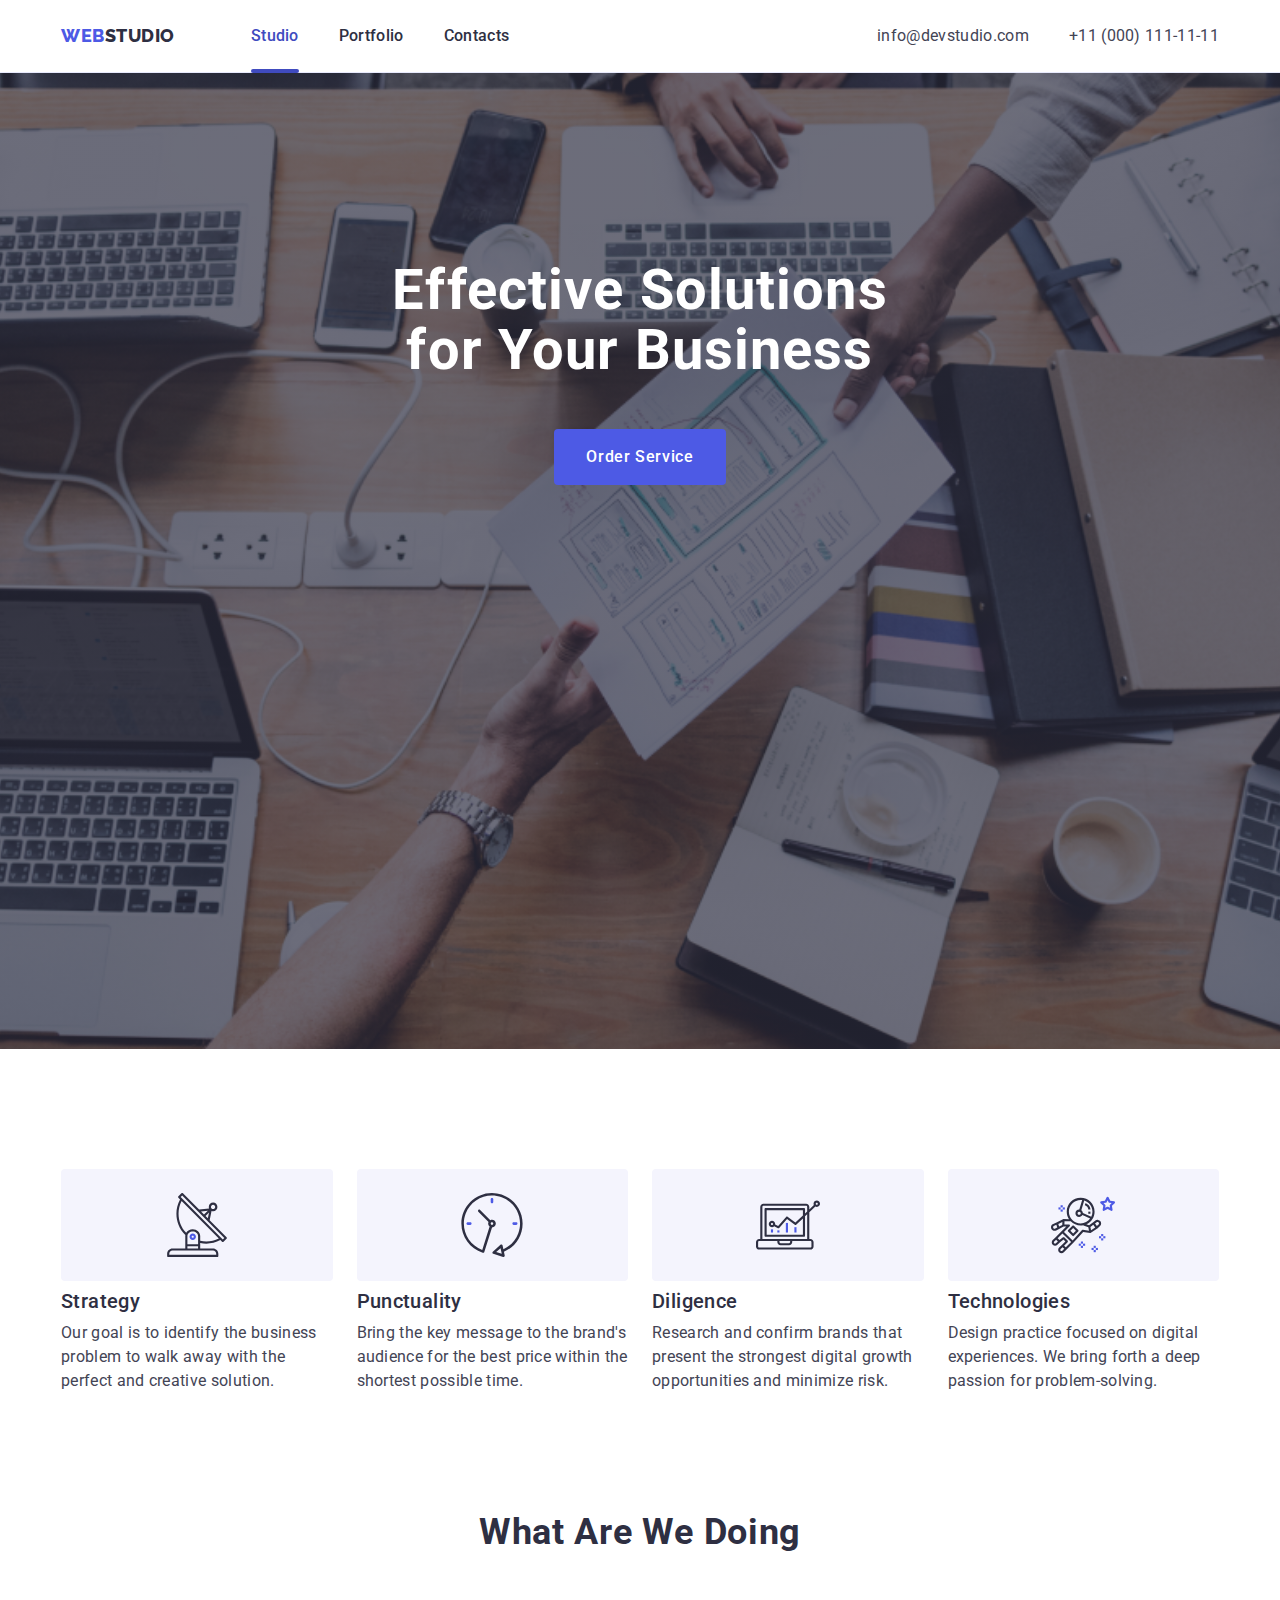
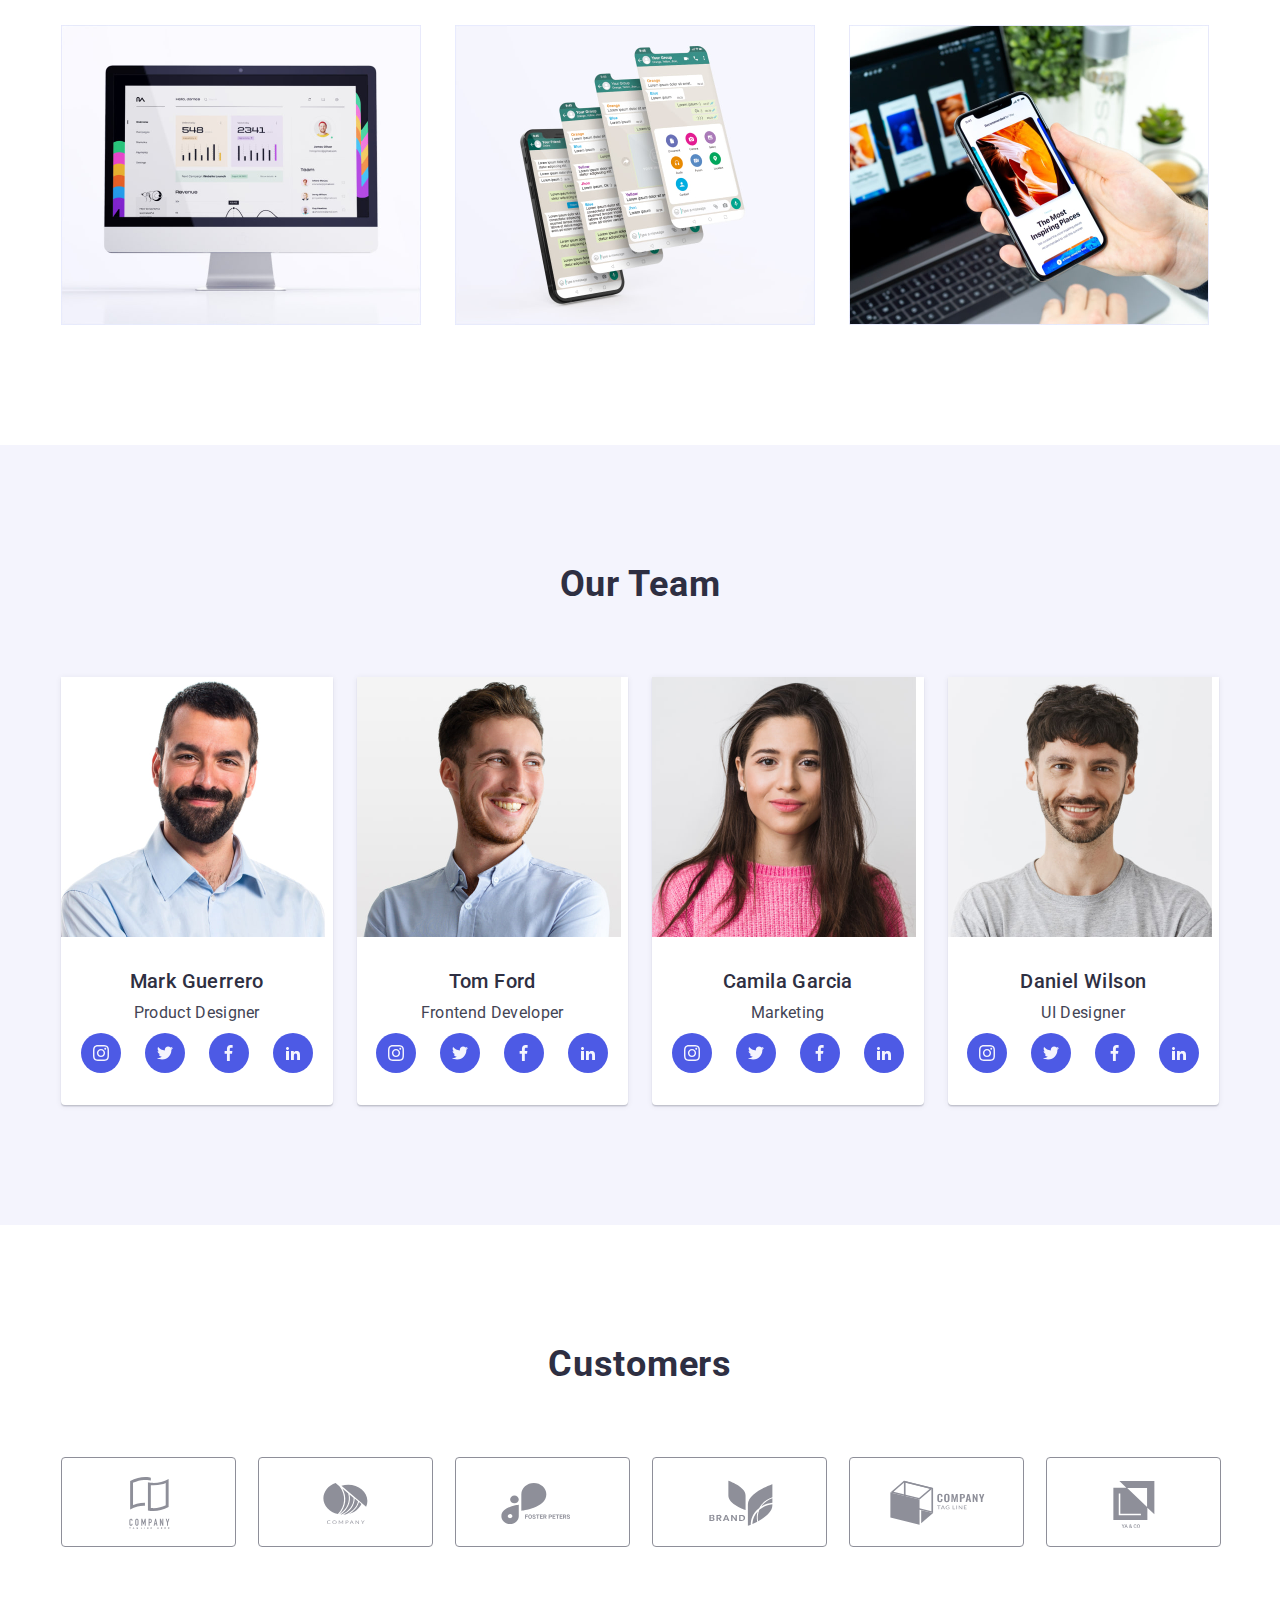
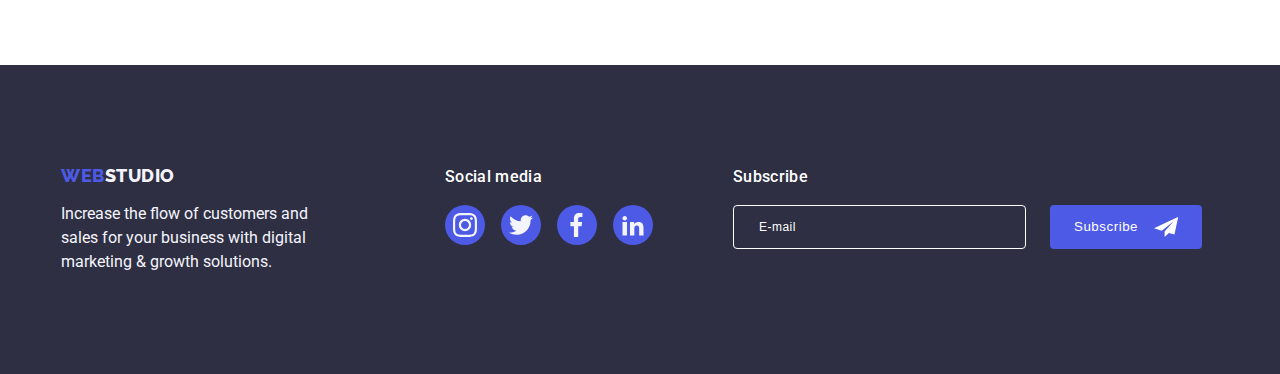
<file: index.html>
<!DOCTYPE html>
<html lang="en">

    <head>
        <meta charset="UTF-8">
        <meta http-equiv="X-UA-Compatible" content="IE=edge">
        <meta name="viewport" content="width=device-width, initial-scale=1.0">
        <title>WebStudio</title>

        <link rel="preconnect" href="https://fonts.googleapis.com">
        <link rel="preconnect" href="https://fonts.gstatic.com" crossorigin>
        <link href="https://fonts.googleapis.com/css2?family=Raleway:ital,wght@0,800;1,800&family=Roboto:ital,wght@0,400;0,500;0,700;0,900;1,400;1,500;1,700;1,900&display=swap" rel="stylesheet">

        <link rel="stylesheet" href="https://cdnjs.cloudflare.com/ajax/libs/modern-normalize/1.1.0/modern-normalize.min.css"
            integrity="sha512-wpPYUAdjBVSE4KJnH1VR1HeZfpl1ub8YT/NKx4PuQ5NmX2tKuGu6U/JRp5y+Y8XG2tV+wKQpNHVUX03MfMFn9Q=="
            crossorigin="anonymous" referrerpolicy="no-referrer" />
            <link rel="stylesheet" href="./css/style.css">
            
    </head>

    <body>
        
        <!--Header-->
        <header class="header">
                <div class="container-nav container">
                    <nav class="navigation">
                        <a href="./index.html" class="logo-header-link link">Web<span class="logo-header-blue">Studio</span></a>
                        <ul class="header-list">
                            <li><a href="./index.html" class="link-menu-current link">Studio</a></li>
                            <li><a href="./portfolio.html" class="link-menu link">Portfolio</a></li>
                            <li><a href="" class="link-menu link">Contacts</a></li>
                        </ul>
                    </nav>
                    <address class="contact-list">
                        <ul class="header-list">
                            <li><a href="mailto:info@devstudio.com" class="link-contact link">info@devstudio.com</a></li>
                            <li><a href="tel:+110001111111" class="link-contact link">+11 (000) 111-11-11</a></li>
                        </ul>
                    </address>
                </div>
        </header>
        <!--Main container-->
        <main>
            <!--Section 1-->
            <section class="section-mc">
                <div class="container">
                    <h1 class="section-header">Effective Solutions for Your Business</h1>
                    <button type="button" class="filter-btn" data-modal-open>Order Service</button>
                </div>
            </section>
            <!--Section 2-->
            <section class="section-md">
                <div class="container">
                    <h2 class="section-heading" hidden>Our strenghths</h2>
                    <ul class="section-md-list">
                        <li class="section-md-information">
                            <div class="icon-container">
                                <svg width="64" height="64">
                                    <use href="./images/iconer.svg#Group"></use>
                                </svg>
                            </div>
                                <h3 class="name">Strategy</h3>
                                <p class="specialization">Our goal is to identify the business
                                    problem to walk away with the perfect and creative solution.
                                </p>
                        </li>
                        
                        <li class="section-md-information">
                            <div class="icon-container">
                                <svg width="64" height="64">
                                    <use href="./images/iconer.svg#clock-1"></use>
                                </svg>
                            </div>
                            <h3 class="name">Punctuality</h3>
                            <p class="specialization">Bring the key message to the brand's audience
                                for the best price within the shortest possible time.
                            </p>
                        </li>

                        <li class="section-md-information">
                            <div class="icon-container">
                                <svg width="64" height="64">
                                    <use href="./images/iconer.svg#diagram-1"></use>
                                </svg>
                            </div>
                            <h3 class="name">Diligence</h3>
                            <p class="specialization">Research and confirm brands that present
                                the strongest digital growth opportunities and minimize risk.
                            </p>
                        </li>

                        <li class="section-md-information">
                            <div class="icon-container">
                                <svg width="64" height="64">
                                    <use href="./images/iconer.svg#astronaut-1"></use>
                                </svg>
                            </div>
                            <h3 class="name">Technologies</h3>
                            <p class="specialization">Design practice focused on digital experiences.
                                We bring forth a deep passion for problem-solving.
                            </p>
                        </li>
                    </ul>
                </div>
            </section>

            <!--Section 3-->
            <section class="section-ma">
                <div class="container">
                    <h2 class="section-heading">What are we doing</h2>
                    <ul class="section-ma-list">
                        <li class="section-ma-photos"><img src="./images/Rhinon.jpg" alt="lms" width="360"></li>
                        <li class="section-ma-photos"><img src="./images/terrexm.jpg" alt="chats" width="360" ></li>
                        <li class="section-ma-photos"><img src="./images/terrexl.jpg" alt="article" width="360" ></li>
                    </ul>
                </div>
            </section>

            <!--section 4-->
            <section class="section-mr">
                <div class="container">
                    <h2 class="section-heading">Our Team</h2>
                    <ul class="section-list-mr">
                        <li class="rml"> 
                            <img src="./images/terrexk.jpg" alt="Teamcars1" width="264" class="photo">
                                <div class="name-spec">
                                        <h3 class="name">Mark Guerrero</h3>
                                        <p class="name-svj">Product Designer</p>
                                        <ul class="social-media-list">
                                            <li class="income-lak"><a href="#" class="search-fn">
                                            <svg width="16" height="16" class="bjf-vdbj">
                                            <use href="./images/icons.svg#instagram"></use></svg></a></li>

                                            <li class="income-lak"><a href="#" class="search-fn">
                                            <svg width="16" height="16" class="bjf-vdbj">
                                            <use href="./images/icons.svg#Vector-5"></use></svg></a></li>
                                                
                                            <li class="income-lak"><a href="#" class="search-fn">
                                            <svg width="16" height="16" class="bjf-vdbj">
                                            <use href="./images/icons.svg#Vector-6"></use></svg></a></li>

                                            <li class="income-lak"><a href="#" class="search-fn">
                                            <svg width="16" height="16" class="bjf-vdbj">
                                            <use href="./images/icons.svg#linkedin2"></use></svg></a></li>
                                        </ul>
                                </div>
                        </li>

                        <li class="rml">
                            <img src="./images/dinosaurt.jpg" alt="Teamcars2" width="264" class="photo">
                                <div class="name-spec">
                                    <h3 class="name">Tom Ford</h3>
                                    <p class="name-svj">Frontend Developer</p>
                                    <ul class="social-media-list">
                                        <li class="income-lak"><a href="#" class="search-fn">
                                        <svg width="16" height="16" class="bjf-vdbj">
                                        <use href="./images/icons.svg#instagram"></use></svg></a></li>

                                        <li class="income-lak"><a href="#" class="search-fn">
                                        <svg width="16" height="16" class="bjf-vdbj">
                                        <use href="./images/icons.svg#Vector-5"></use></svg></a></li>

                                        <li class="income-lak"><a href="#" class="search-fn">
                                        <svg width="16" height="16" class="bjf-vdbj">
                                        <use href="./images/icons.svg#Vector-6"></use></svg></a></li>

                                        <li class="income-lak"><a href="#" class="search-fn">
                                        <svg width="16" height="16" class="bjf-vdbj">
                                        <use href="./images/icons.svg#linkedin2"></use></svg></a></li>
                                    </ul>
                                </div>
                        </li>

                        <li class="rml">
                            <img src="./images/dinosaura.jpg" alt="Teamcars3" width="264" class="photo">
                            <div class="name-spec">
                                <h3 class="name">Camila Garcia</h3>
                                <p class="name-svj">Marketing</p>
                                <ul class="social-media-list">
                                    <li class="income-lak"><a href="#" class="search-fn">
                                    <svg width="16" height="16" class="bjf-vdbj">
                                    <use href="./images/icons.svg#instagram"></use></svg></a></li>

                                    <li class="income-lak"><a href="#" class="search-fn">
                                    <svg width="16" height="16" class="bjf-vdbj">
                                    <use href="./images/icons.svg#Vector-5"></use></svg></a></li>

                                    <li class="income-lak"><a href="#" class="search-fn">
                                    <svg width="16" height="16" class="bjf-vdbj">
                                    <use href="./images/icons.svg#Vector-6"></use></svg></a></li>

                                    <li class="income-lak"><a href="#" class="search-fn">
                                    <svg width="16" height="16" class="bjf-vdbj">
                                    <use href="./images/icons.svg#linkedin2"></use></svg></a></li>
                                </ul>
                            </div>
                        </li>

                        <li class="rml">
                            <img src="./images/dinosaurq.jpg" alt="Teamcars4" width="264" class="photo">
                            <div class="name-spec">
                                <h3 class="name">Daniel Wilson</h3>
                                <p class="name-svj">UI Designer</p>
                                <ul class="social-media-list">
                                    <li class="income-lak"><a href="#" class="search-fn">
                                    <svg width="16" height="16" class="bjf-vdbj">
                                    <use href="./images/icons.svg#instagram"></use></svg></a></li>

                                    <li class="income-lak"><a href="#" class="search-fn">
                                    <svg width="16" height="16" class="bjf-vdbj">
                                    <use href="./images/icons.svg#Vector-5"></use></svg></a></li>

                                    <li class="income-lak"><a href="#" class="search-fn">
                                    <svg width="16" height="16" class="bjf-vdbj">
                                    <use href="./images/icons.svg#Vector-6"></use></svg></a></li>

                                    <li class="income-lak"><a href="#" class="search-fn">
                                    <svg width="16" height="16" class="bjf-vdbj">
                                    <use href="./images/icons.svg#linkedin2"></use></svg></a></li>
                                </ul>
                            </div>
                        </li>
                    </ul>
                </div>
            </section>
            <!--Section-5-->
            <section class="customer-section">
                <div class="container">
                    <h2 class="section-heading">Customers</h2>
                    <ul class="customer-list">
                        <li class="customer-item"><a href="" class="customer-link"><svg width="104" height="56" class="customer-svg"><use href="./images/icon.svg#Logo-1"></use></svg></a></li>
                        <li class="customer-item"><a href="" class="customer-link"><svg width="104" height="56" class="customer-svg"><use href="./images/icon.svg#Logo-2"></use></svg></a></li>
                        <li class="customer-item"><a href="" class="customer-link"><svg width="104" height="56" class="customer-svg"><use href="./images/icon.svg#Logo-3"></use></svg></a></li>
                        <li class="customer-item"><a href="" class="customer-link"><svg width="104" height="56" class="customer-svg"><use href="./images/icon.svg#Logo-4"></use></svg></a></li>
                        <li class="customer-item"><a href="" class="customer-link"><svg width="104" height="56" class="customer-svg"><use href="./images/icon.svg#Logo-5"></use></svg></a></li>
                        <li class="customer-item"><a href="" class="customer-link"><svg width="104" height="56" class="customer-svg"><use href="./images/icon.svg#Logo"></use></svg></a></li>
                    </ul>
                    </div>
            </section>
        </main>
        <!--Footer-->
        <footer class="footer">
            <div class="container container-footer-wrapper">
                <div class="logo-and-paragraph">
                    <a href="./index.html" class="logo-link link">Web<span class="logo-text">Studio</span></a>
                    <p class="logo-information">Increase the flow of customers and sales for your business with digital marketing & growth solutions.</p>
                </div>
                <div class="social-media-container">
                    <p class="footer-text">Social media</p>
                    <ul class="social-list">
                        <li class="social-item"><a href="#" class="social-link"><svg width="24" height="24" class="icon"><use href="./images/icons.svg#instagram"></use></svg></a></li>
                        <li class="social-item"><a href="#" class="social-link"><svg width="24" height="24" class="icon"><use href="./images/icons.svg#Vector-5"></use></svg></a></li>
                        <li class="social-item"><a href="#" class="social-link"><svg width="24" height="24" class="icon"><use href="./images/icons.svg#Vector-6"></use></svg></a></li>
                        <li class="social-item"><a href="#" class="social-link"><svg width="24" height="24" class="icon"><use href="./images/icons.svg#linkedin2"></use></svg></a></li>
                    </ul>
                </div>
                <div class="subscribe-wrapper">
                    <p class="subscribe-text">Subscribe</p>
                    <form class="footer-form" name="footer-form">
                        <label class="subscribe-form-wrapper">
                            <input class="subscribe-form-input" name="email" type="email" placeholder="E-mail">
                        </label>
                        <button class="subscribe-form-btn" type="submit">Subscribe<svg class="form-icon" width="24" height="24"><use href="./images/icon.svg#icon-send"></use></svg></button>
                    </form>    
                </div>
            </div>
            
        </footer>
        <!-- Modal-container -->
        <div class="modal-container is-hidden" data-modal>
            <div class="modal-content">
                <button type="button" class="modal-close-button" data-modal-close>
                    <svg width="8" height="8" class="my-icon">
                        <use href="./images/icons.svg#Vector-10"></use>
                    </svg>
                </button>
                <p class="modal-text">Leave your contacts and we will call you back</p>
                <div class="name-lode">
                    <span class="modal-name">Name</span>
                    <label class="modal-label">
                        <input class="modal-input" name="Name" type="Name" >
                        <svg class="modal-svg" width="12" height="12">
                            <use href="./images/icons.svg#Vector-7"></use>
                        </svg>
                    </label>
                </div>
                <div class="name-lode">
                    <span class="modal-name">Phone</span>
                    <label class="modal-label">
                        <input class="modal-input" name="Phone" type="Phone">
                            <svg class="modal-svg" width="13" height="13">
                            <use href="./images/icons.svg#Vector-8"></use>
                        </svg>
                    </label>
                </div>
                <div class="name-lode">
                    <span class="modal-name">Email</span>
                    <label class="modal-label">
                        <input class="modal-input" name="Email" type="Email">
                        <svg class="modal-svg" width="15" height="12">
                            <use href="./images/icons.svg#Vector-9"></use>
                        </svg>
                    </label>
                </div>
                
                <div class="lode-texteria">
                    <span class="modal-name">Comment</span>
                    <label class="modal-label">
                        <textarea class="modal-input-comment" name="Text input" type="Text input"></textarea>
                    </label>
                    
                </div>
                <div class="name-lode-ret">
                    <p class="text-button">I accept the terms and conditions of the <span><a href="" class="privacy-policy">Privacy Policy</a></span></p>
                    <label class="check option">
                        <input class="check__input" type="checkbox">
                        <span class="check__box"></span>
                    
                    </label>
                </div>
                <button type="button" class="send-button">Send</button>
            </div>
        </div>
        <script src="./js/modal.js"></script>
    </body>
</html>
</file>
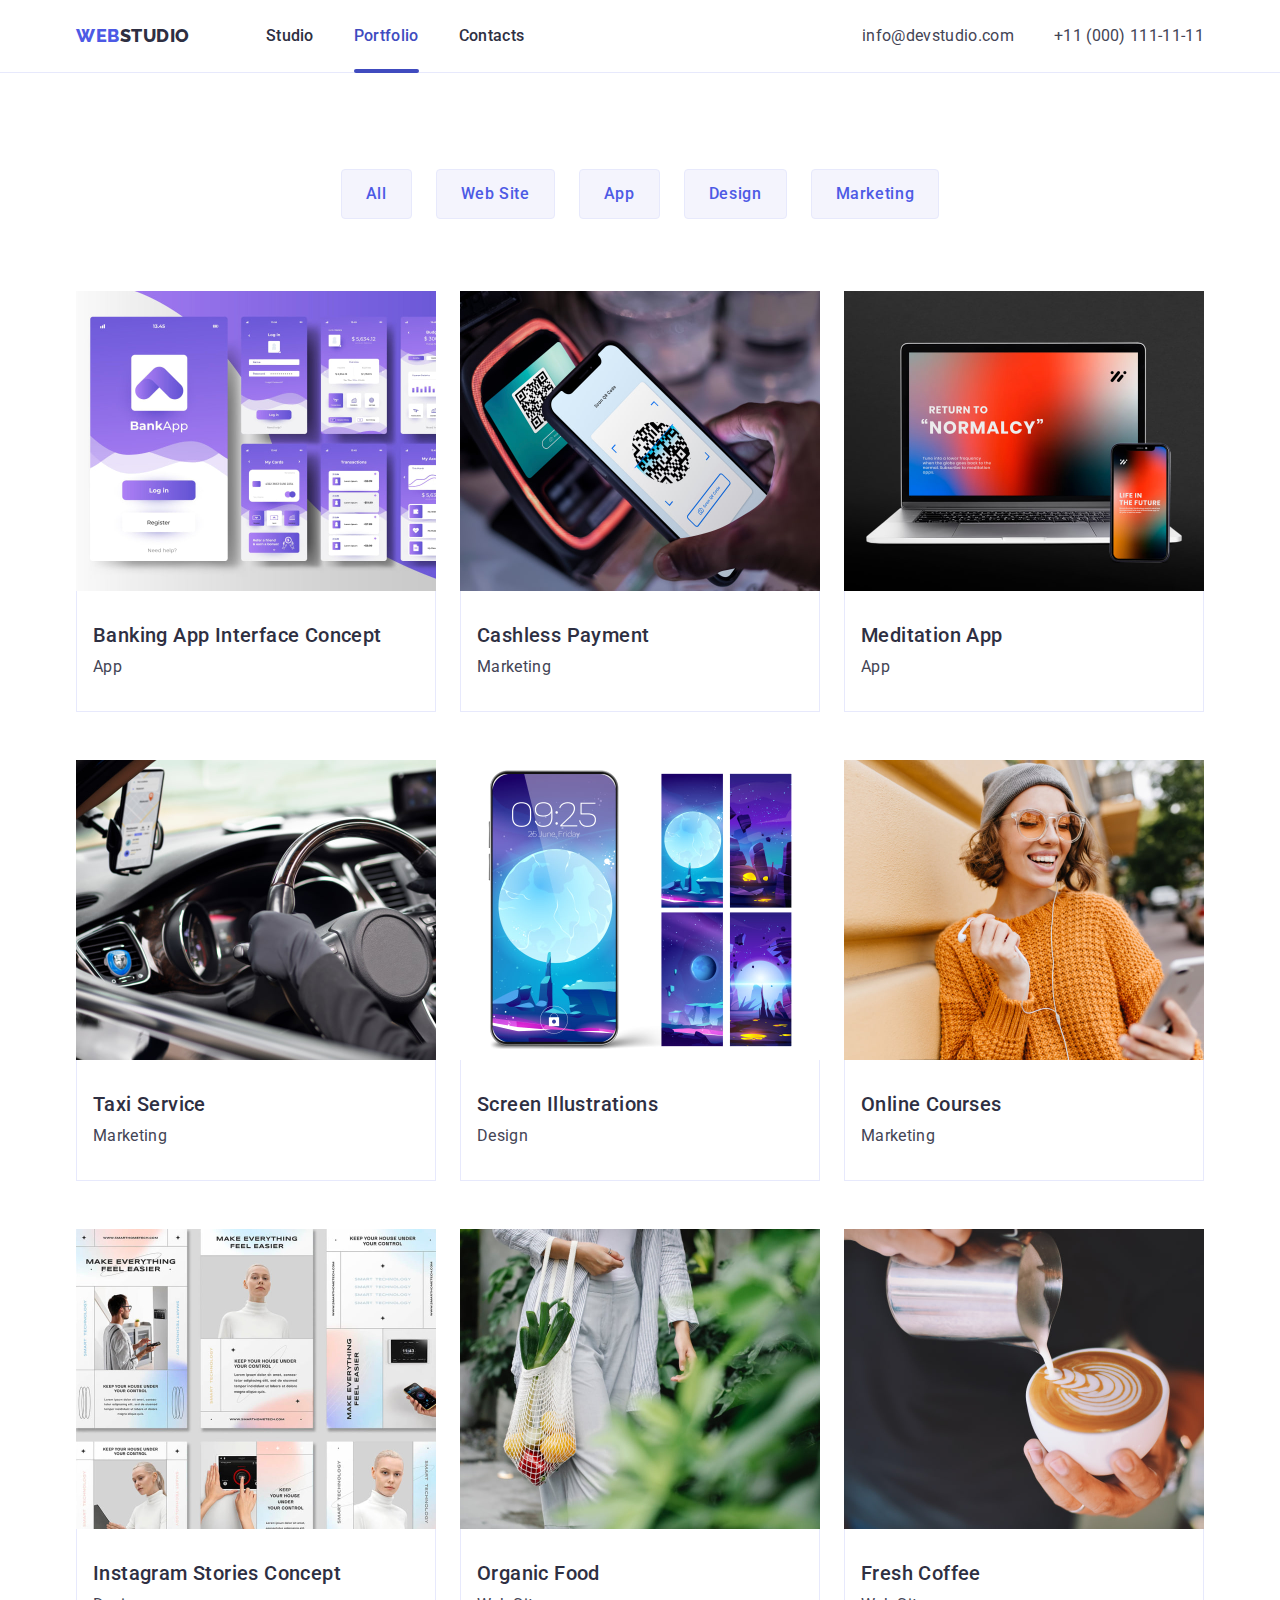
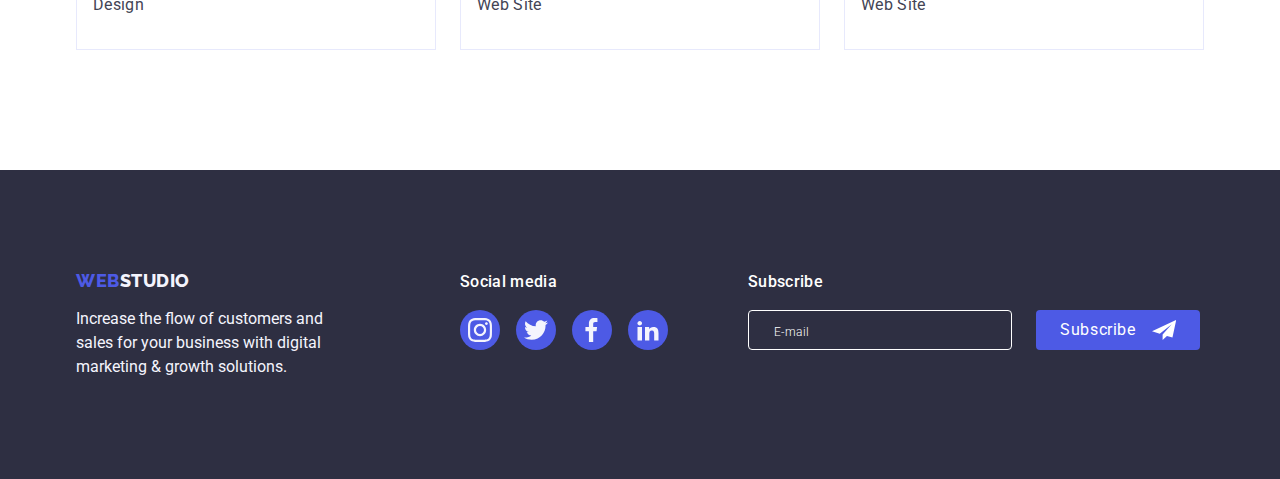
<file: portfolio.html>
<!DOCTYPE html>
<html lang="en">
    <head>
        <meta charset="UTF-8">
        <meta http-equiv="X-UA-Compatible" content="IE=edge">
        <meta name="viewport" content="width=device-width, initial-scale=1.0">
        <title>WebStudio</title>

        <link rel="preconnect" href="https://fonts.googleapis.com">
        <link rel="preconnect" href="https://fonts.gstatic.com" crossorigin>
        <link href="https://fonts.googleapis.com/css2?family=Raleway:ital,wght@0,800;1,800&family=Roboto:ital,wght@0,400;0,500;0,700;0,900;1,400;1,500;1,700;1,900&display=swap" rel="stylesheet">
        
        <link rel="stylesheet" href="https://cdnjs.cloudflare.com/ajax/libs/modern-normalize/1.1.0/modern-normalize.min.css"
            integrity="sha512-wpPYUAdjBVSE4KJnH1VR1HeZfpl1ub8YT/NKx4PuQ5NmX2tKuGu6U/JRp5y+Y8XG2tV+wKQpNHVUX03MfMFn9Q=="
            crossorigin="anonymous" referrerpolicy="no-referrer" />
            
        <link rel="stylesheet" href="https://cdn.jsdelivr.net/npm/modern-normalize@1.1.0/modern-normalize.min.css" />
        <link rel="stylesheet" href="./css/style.css">
        

    </head>
    <body> 
        <!--Header-->
        <header class="logo-header">
            
                <div class="container-nav container">
                    <nav class="navigation">
                        <a href="./index.html" class="logo-header-link link">Web<span class="logo-header-blue">Studio</span></a>
                        <ul class="header-list">
                            <li><a href="./index.html" class="link-menu link">Studio</a></li>
                            <li><a href="./portfolio.html" class="link-menu-current link">Portfolio</a></li>
                            <li><a href="" class="link-menu link">Contacts</a></li>
                        </ul>
                    </nav>
                    <address class="contact-list">
                        <ul class="header-list">
                            <li><a href="mailto:info@devstudio.com" class="link-contact link">info@devstudio.com</a></li>
                            <li><a href="tel:+110001111111" class="link-contact link">+11 (000) 111-11-11</a></li>
                        </ul>
                    </address>
                </div>
               
        </header>
        <main>
            <!--Section-->
            <section class="section-mt">
                <div class="container">
                    <!--FilterS-->
                    <h1 hidden>Filters</h1>
                    <ul class="section-mt-list">
                        <li><button class="filter-btn-active" type="button">All</button></li>
                        <li><button class="filter-btn-active" type="button">Web Site</button></li>
                        <li><button class="filter-btn-active" type="button">App</button></li>
                        <li><button class="filter-btn-active" type="button">Design</button></li>
                        <li><button class="filter-btn-active" type="button">Marketing</button></li>
                    </ul>
                    <ul class="section-mw-list">
                                <li class="app-item">
                                    <a href="" class="link-search">
                                        <div class="daser">
                                            <img src="./images/app.jpg" alt="Banking App Interface Concept" width="360" class="filters-list">
                                            <p class="tery">14 Stylish and User-Friendly App Design Concepts · 
                                                Task Manager App · Calorie Tracker App · Exotic Fruit Ecommerce App ·
                                                Cloud Storage App
                                            </p>
                                        </div>
                                        <div class="app-container">
                                            <h2 class="list-text">Banking App Interface Concept</h2>
                                            <p class="list-name">App</p>
                                        </div>
                                    </a>
                                </li>
                        
                        <li class="app-item">
                            <a href="" class="link-search">
                                <div class="daser">
                                    <img src="./images/orkod.jpg" alt="Cashless Payment" width="360" class="filters-list">
                                    <p class="tery">14 Stylish and User-Friendly App Design Concepts ·
                                        Task Manager App · Calorie Tracker App · Exotic Fruit Ecommerce App ·
                                        Cloud Storage App
                                    </p>
                                </div>
                               <div class="app-container">
                                    <h2 class="list-text">Cashless Payment</h2>
                                    <p class="list-name">Marketing</p>
                                </div>
                            </a>
                    
                        </li>
                
                        <li class="app-item">
                            <a href="" class="link-search">
                                <div class="daser">
                                    <img src="./images/site.jpg" alt="Meditation App" width="360" class="filters-list">
                                    <p class="tery">14 Stylish and User-Friendly App Design Concepts ·
                                        Task Manager App · Calorie Tracker App · Exotic Fruit Ecommerce App ·
                                        Cloud Storage App
                                    </p>
                                </div>
                                <div class="app-container">
                                    <h2 class="list-text">Meditation App</h2>
                                    <p class="list-name">App</p>
                                </div>
                            </a>
                        </li>
                    
                        <li class="app-item">
                            <a href="" class="link-search">
                                <div class="daser">
                                    <img src="./images/car.jpg" alt="Taxi Service" width="360" class="filters-list">
                                    <p class="tery">14 Stylish and User-Friendly App Design Concepts ·
                                        Task Manager App · Calorie Tracker App · Exotic Fruit Ecommerce App ·
                                        Cloud Storage App
                                    </p>
                                </div>
                                <div class="app-container">
                                    <h2 class="list-text">Taxi Service</h2>
                                    <p class="list-name">Marketing</p>
                                </div>    
                            </a>
                        </li>


                        <li class="app-item">
                            <a href="" class="link-search">
                                <div class="daser">
                                    <img src="./images/wallpaper.jpg" alt="Screen Illustrations" width="360" class="filters-list">
                                    <p class="tery">14 Stylish and User-Friendly App Design Concepts ·
                                        Task Manager App · Calorie Tracker App · Exotic Fruit Ecommerce App ·
                                        Cloud Storage App
                                    </p>
                                </div>
                                <div class="app-container">
                                    <h2 class="list-text">Screen Illustrations</h2>
                                    <p class="list-name">Design</p>
                                </div>
                            </a>
                        </li>


                        <li class="app-item">
                            <a href="" class="link-search">
                                <div class="daser">
                                    <img src="./images/music.jpg" alt="Online Courses" width="360" class="filters-list">
                                    <p class="tery">14 Stylish and User-Friendly App Design Concepts ·
                                        Task Manager App · Calorie Tracker App · Exotic Fruit Ecommerce App ·
                                        Cloud Storage App
                                    </p>
                                </div>
                                <div class="app-container">
                                    <h2 class="list-text">Online Courses</h2>
                                    <p class="list-name">Marketing</p>
                                </div>
                            </a>
                        </li>

                        <li class="app-item">
                            <a href="" class="link-search">
                                <div class="daser">
                                    <img src="./images/AiChat.jpg" alt="Instagram Stories Concept" width="360" class="filters-list">
                                    <p class="tery">14 Stylish and User-Friendly App Design Concepts ·
                                        Task Manager App · Calorie Tracker App · Exotic Fruit Ecommerce App ·
                                        Cloud Storage App
                                    </p>
                                </div>
                                <div class="app-container">
                                    <h2 class="list-text">Instagram Stories Concept</h2>
                                    <p class="list-name">Design</p>
                                </div>
                            </a>
                        </li>

                        <li class="app-item">
                            <a href="" class="link-search">
                                <div class="daser">
                                    <img src="./images/fruit.jpg" alt="Organic Food" width="360" class="filters-list">
                                    <p class="tery">14 Stylish and User-Friendly App Design Concepts ·
                                        Task Manager App · Calorie Tracker App · Exotic Fruit Ecommerce App ·
                                        Cloud Storage App
                                    </p>
                                </div>
                                <div class="app-container">
                                    <h2 class="list-text">Organic Food</h2>
                                    <p class="list-name">Web Site</p>
                                </div>
                    </a>
                        </li>

                        <li class="app-item">
                            <a href="" class="link-search">
                                <div class="daser">
                                    <img src="./images/coffe.jpg" alt="Fresh Coffee" width="360" class="filters-list">
                                    <p class="tery">14 Stylish and User-Friendly App Design Concepts ·
                                        Task Manager App · Calorie Tracker App · Exotic Fruit Ecommerce App ·
                                        Cloud Storage App
                                    </p>
                                </div>
                                <div class="app-container">
                                    <h2 class="list-text">Fresh Coffee</h2>
                                    <p class="list-name">Web Site</p>
                                </div>
                            </a>
                        </li>
                    </ul>
                </div>
            </section>

        </main>
        <!--Footer-->
        <footer class="footer">
            <div class="container container-footer-wrapper">
                <div class="logo-and-paragraph">
                    <a href="./index.html" class="logo-link link">Web<span class="logo-text">Studio</span></a>
                    <p class="logo-information">Increase the flow of customers and sales for your business with digital
                        marketing & growth solutions.</p>
                </div>
                <div class="social-media-container">
                    <p class="footer-text">Social media</p>
                    <ul class="social-list">
                        <li class="social-item"><a href="#" class="social-link"><svg width="24" height="24" class="icon">
                                    <use href="./images/icons.svg#instagram"></use>
                                </svg></a></li>
                        <li class="social-item"><a href="#" class="social-link"><svg width="24" height="24" class="icon">
                                    <use href="./images/icons.svg#Vector-5"></use>
                                </svg></a></li>
                        <li class="social-item"><a href="#" class="social-link"><svg width="24" height="24" class="icon">
                                    <use href="./images/icons.svg#Vector-6"></use>
                                </svg></a></li>
                        <li class="social-item"><a href="#" class="social-link"><svg width="24" height="24" class="icon">
                                    <use href="./images/icons.svg#linkedin2"></use>
                                </svg></a></li>
                    </ul>
                </div>
                <div class="subscribe-wrapper">
                    <p class="subscribe-text">Subscribe</p>
                    <form class="footer-form" name="footer-form">
                        <label class="subscribe-form-wrapper">
                            <input class="subscribe-form-input" name="email" type="email" placeholder="E-mail">
                        </label>
                        <button class="subscribe-form-btn" type="submit">Subscribe<svg class="form-icon" width="24" height="24">
                                <use href="./images/icon.svg#icon-send"></use>
                            </svg></button>
                    </form>
                </div>
            </div>
        
        </footer>

    </body>
</html>
</file>
<file: css/style.css>
:root {
    --main-bg-color: #FFFFFF;
    --main-pg-color: #4d5ae5;
    --main-vg-color: #2e2f42;
    --main-mg-color: #434455;
    --second-background-color: #404bbf;
    --main-ag-color: #F4F4FD;
    --main-qg-color:#8e8f99;
}

body {
    font-family: "Roboto", sans-serif;
    color: #434455;
    background-color: var(--main-bg-color);
}

 ul {
     padding-left: 0;
 }
* {
    margin: 0;
}
.list {
    list-style: none;
}

img {
    display: block;
}

/* WebStudio */

/* Header */

    .header {
        border-bottom: 1px solid #e7e9fc;
        box-shadow: 0px 2px 1px rgba(46, 47, 66, 0.08), 0px 1px 1px rgba(46, 47, 66, 0.16), 0px 1px 6px rgba(46, 47, 66, 0.08);
    
    }

    .container-nav{
        display: flex;
        align-items: center;
    }
    .container {
        
        width: 1158px;
        padding: 0 15px;
        margin: 0 auto;
       
    }

    
    
    .navigation {
        display: flex;
        align-items: center;
        margin-right: auto;
    }

    .logo-header-link{
        font-family: "Raleway", sans-serif;
        font-weight: 800;
        font-size: 18px;
        line-height: 1.17;
        letter-spacing: 0.03em;
        text-transform: uppercase;
        color: var(--main-pg-color);
        text-decoration: none; 
        margin-right: 76px;
    }

   
    .logo-header-blue{
        text-decoration: none;
        color: var(--main-vg-color);
        
    }

    .link-menu{
        font-weight: 500;
        font-size: 16px;
        line-height: 1.5;
        letter-spacing: 0.02em;
        color: var(--main-vg-color);
        text-decoration: none;
        padding-top: 24px;
        padding-bottom: 24px;
        display: block;
        position: relative;
        transition: color 250ms cubic-bezier(0.4, 0, 0.2, 1);
    }
    
    .link-menu-current{
        font-weight: 500;
        font-size: 16px;
        line-height: 1.5;
        letter-spacing: 0.02em;
        color: var(--main-vg-color);
        text-decoration: none;
        padding-top: 24px;
        padding-bottom: 24px;
        display: block;
        position: relative;
        color: #404bbf;
        transition: color 250ms cubic-bezier(0.4, 0, 0.2, 1);
    }

    .link-menu-current::after{
        content: '';
            position: absolute;
            left: 0;
            bottom: -1px;
            height: 4px;
            width: 100%;
            background-color: #404bbf;
            border-radius: 2px;
    }


        .link-menu::after {
            content: '';
            position: absolute;
            left: 0;
            bottom: -1px;
            height: 4px;
            background-color: #404bbf;
            border-radius: 2px;
        
        }

    .link-menu:hover,
    .link-menu:focus{
        color: var(--second-background-color);
    }

    .contact-list {
        font-style: normal;
        
    }
    
    .header-list {
        list-style: none;
        display: flex;
        gap: 40px;
    }

    .link-contact {
        color: var(--main-vg-color);
        text-decoration: none;
        line-height: 1.5;
        letter-spacing: 0.02em;
        color: var(--main-mg-color);
        transition: color 250ms cubic-bezier(0.4, 0, 0.2, 1);
    }
    
    .link-contact:hover,
    .link-contact:focus{
        color: var(--second-background-color);
    }
    

/* Section-1 */
    .section-mc {
        background-color: var(--main-vg-color);
        padding: 188px 0;
        height: 600px;
        margin: 0 auto;
        text-align: center;
        background-image: linear-gradient(rgba(46, 47, 66, 0.7),
        rgba(46, 47, 66, 0.7)), 
        url(../images/people-office\ 1.jpg);
        max-width: 1440px;
        background-repeat: no-repeat;
        background-position: center;
        background-size: cover;
    }

    .section-header{
        font-size: 56px;
        line-height: 1.07;
        text-align: center;
        letter-spacing: 0.02em;
        color: #FFFFFF;
        max-width: 496px;
        margin: 0 auto;
        margin-bottom: 48px;
    }

    .filter-btn:hover,
    .filter-btn:focus {
        background-color: var(--second-background-color);
        color: var(--main-bg-color);
    }

    .filter-btn{
        font-family: "Roboto", sans-serif;
        font-weight: 500;
        font-size: 16px;
        margin: 0 auto;
        line-height: 1.5;
        letter-spacing: 0.04em;
        background-color: #4D5AE5;
        color: #ffffff;
        min-width: 169px;       
        border: none;
        border-radius: 4px;
        cursor: pointer;
        display: block;
        transition: background-color 250ms cubic-bezier(0.4, 0, 0.2, 1);
        padding: 16px 32px;
        
    }

    
    
/* Section-2 */
    .section-md{
        padding: 120px 0;
    }

    .section-heading {
        font-size: 36px;
        line-height: 1.11;
        text-align: center;
        letter-spacing: 0.02em;
        text-transform: capitalize;
        color: var(--main-vg-color);
        margin-bottom: 72px;

    }

    .section-md-list{
        display: flex;
        gap: 24px;
        list-style: none;
    }

    .section-md-information{
        width: calc((100% - 72px) / 4);
    }

    .icon-container{
        display: flex;
        align-items: center;
        justify-content: center;
        height: 112px;
        background-color: #f4f4fd;
        border-radius: 4px;
        margin-bottom: 8px;
    }
/* Section-3 */
    .section-ma{
        padding-bottom: 120px;
    }

    .section-ma-list{
        list-style: none;
        display: flex;
        gap: 24px;
    }

    .section-ma-photos{
        width:calc((100% - 48px) / 3);
    }

/* Section-4 */
    .section-mr{
        background-color: var(--main-ag-color);
        padding: 120px 0;
    }

    .section-list-mr{
        list-style: none;
        display: flex;
            gap: 24px;
    }

    .rml{
        background-color: var(--main-bg-color);
        width: calc((100% - 72px) / 4);
        border-radius: 0px 0px 4px 4px;
        box-shadow: rgba(46, 47, 66, 0.08),
            0px 1px 1px rgba(46, 47, 66, 0.16),
            0px 2px 1px rgba(46, 47, 66, 0.08);
            box-shadow: 0px 1px 6px rgba(46, 47, 66, 0.08),
                0px 1px 1px rgba(46, 47, 66, 0.16),
                0px 2px 1px rgba(46, 47, 66, 0.08);
    }

    .social-media-list{
        display: flex;
        justify-content: center;
        gap: 24px;
    
    }

    .income-lak{
        list-style-type: none;
        width: 40px;
        height: 40px;
        
    }

    .search-fn{
        width: 100%;
        height: 100%;
        background-color: var(--main-pg-color);
        border-radius: 50%;
        display: flex;
        align-items: center;
        justify-content: center;
        transition: background-color 250ms cubic-bezier(0.4, 0, 0.2, 1);
    }

    .search-fn:is(:hover, :focus){
        background-color: #404bbf;
    }

    .bjf-vdbj{
        fill: #f4f4fd;
    }
    
    
    .name-spec{
        padding: 32px 16px;
        text-align: center;
        padding: 32px 0;
        
    }
    .name{
        font-weight: 500;
        font-size: 20px;
        line-height: 1.2;
        letter-spacing: 0.02em;
        color: var(--main-vg-color);
        margin-bottom: 8px;
    }

    .specialization{
        font-size: 16px;
        line-height: 1.5;
        letter-spacing: 0.02em; 
    }

    .name-svj{
        font-size: 16px;
            line-height: 1.5;
            letter-spacing: 0.02em;
            margin-bottom: 8px;
    }

    .name-list{
        display: flex;
        justify-content: center;
        gap: 24px;
    }

    /* Section-5 */

        .customer-section{
            padding-top: 120px;
            padding-bottom: 120px;
        }
        .section-customer-header{
            font-size: 36px;
            line-height: 1.1;
            color: var(--main-vg-color);
            margin-bottom: 72px;
        }
        .customer-list{
            display: flex;
            gap: 24px;
        }
        .customer-item{
            width: calc((100% - 120px) / 6);
            height: 88px;
            list-style-type: none;
            
        }
        .customer-link{
            width: 100%;
            height: 100%;
            border: 1px solid #8e8f99;
            border-radius: 4px;
            display: flex;
            align-items: center;
            justify-content: center;
            color: var(--main-qg-color);
            transition: border-color 250ms cubic-bezier(0.4, 0, 0.2, 1),
                color 250ms cubic-bezier(0.4, 0, 0.2, 1);
        }

        .customer-link:is(:hover, :focus){
            border-color: #404bbf;
            color: #404bbf;
        }

        .customer-svg{
            fill: currentColor;
        }

    .photo {
        background-color: #FFFFFF;
    }

/* Portfolio */
   
    .logo-header{
        border-bottom: 1px solid #e7e9fc;
    }

    .section-mt{
        padding: 96px 0 120px;
    }

    .section-mt-list{
        display: flex;
        justify-content: center;
        gap: 24px;
        margin-bottom: 72px;
        list-style: none;
    }

    .section-mw-list{
        display: flex;
        flex-wrap: wrap;
        column-gap: 24px;
        row-gap: 48px;
        list-style: none;
    

    }

    .section-mq-filters{
        width: calc((100% - 48px) / 3);
    }
    
    .filter-btn-active {
        font-family: "Roboto", sans-serif;
        font-weight: 500;
        font-size: 16px;
        line-height: 1.5;
        letter-spacing: 0.04em;
        background-color: var(--main-ag-color);
        color: var(--main-pg-color);
        cursor: pointer;
        padding: 12px 24px;
        border: 1px solid #e7e9fc;
        border-radius: 4px;
        transition:color 250ms cubic-bezier(0.4, 0, 0.2, 1),
            background-color 250ms cubic-bezier(0.4, 0, 0.2, 1),
            border-color 250ms cubic-bezier(0.4, 0, 0.2, 1),
            box-shadow 250ms cubic-bezier(0.4, 0, 0.2, 1);

    }

    .filter-btn-active:is(:hover, :focus) {
        color: #FFFFFF;
        background-color: var(--second-background-color, #404BBF);
        border: 1px solid transparent;
        box-shadow: 0px 3px 1px rgba(0, 0, 0, 0.1), 0px 2px 1px rgba(0, 0, 0, 0.08), 0px 2px 2px rgba(0, 0, 0, 0.12);
        
    }


    .app-item{
        width: calc((100% - 48px) / 3);
        
    }

    .link-search{
        display: block;
        text-decoration: none;
        transition: box-shadow 250ms cubic-bezier(0.4, 0, 0.2, 1);
    }
    .link-search:is(:hover, :focus){
        box-shadow: 0px 1px 6px rgba(46, 47, 66, 0.08), 0px 1px 1px rgba(46, 47, 66, 0.16), 0px 2px 1px rgba(46, 47, 66, 0.08);
    }

        .link-search:hover .tery,
        .link-search:focus .tery {
            transform: translateY(0%);
        }

    .daser{
        position: relative;
        overflow: hidden;
    }

    .tery{
        position: absolute;
        top: 0;
        font-size: 16px;
        line-height: 1.5;
        letter-spacing: 0.02em;
        color: var(--main-ag-color);
        padding: 40px 32px;
        background-color: #4d5ae5;
        height: 100%;
        width: 100%;
        transform: translateY(100%);
        transition: transform 250ms cubic-bezier(0.4, 0, 0.2, 1);
    }
    .filters-list{
        display: block;
    }

    .app-container{
        padding: 32px 16px;
        border: 1px solid #e7e9fc;
        border-top: none;
    }
    
/* Img-(1-9)-Portfolio */

    a.link {
        text-decoration: none;
    }
    
    .list-text{
        font-weight: 500;
        font-size: 20px;
        line-height: 1.2;
        letter-spacing: 0.02em;
        color: var(--main-vg-color);
        margin-bottom: 8px;
    }

    .list-name{
        font-size: 16px;
        line-height: 1.5;
        letter-spacing: 0.02em;
        color: var(--main-mg-color);
    }



/* Section (2-3-4) heading */

    .mgpd{
        background-color: #FFFFFF;
    }


    
/* Footer-WebStudio-Portfolio*/
        .footer {
            background-color: var(--main-vg-color);
            padding: 100px 0;
        }

        .container-footer-wrapper{
            display: flex;
        }
            .container-footer{
                display: flex;
                width: 1158px;
                padding: 0 15px;
                margin: 0 auto;
                align-items: baseline;
            }

            .logo-and-paragraph {
                margin-right: 120px;
                
            }
        
        .logo-link {
            display: inline-block;
            font-family: "Raleway", sans-serif;
            font-weight: 800;
            font-size: 18px;
            line-height: 1.17;
            letter-spacing: 0.03em;
            text-transform: uppercase;
            color: #4d5ae5;
            text-decoration: none;
            margin-bottom: 16px;
            text-decoration: none;
            
        }

        .logo-text {
            color:var(--main-ag-color);
            display: inline-block;
        }

        .logo-information{
            max-width: 264px;
            font-size: 16px;
            line-height: 24px;
            color: #F4F4FD;
        }

        .footer-text{
            font-weight: 500;
            line-height: 1.5;
            letter-spacing: 0.02em;
            color: var(--main-bg-color);
            margin-bottom: 16px;
        }

        .social-list {
            display: flex;
            gap: 16px;
            list-style: none;
        }

        .social-media-container{
            margin-right: 80px;
        }
        .social-item {
            list-style: none;
            width: 40px;
            height: 40px;
        }

        .social-link{
            width: 100%;
            height: 100%;
            background-color: var(--main-pg-color);
            border-radius: 50%;
            display: flex;
            align-items: center;
            justify-content: center;
            transition: background-color 250ms cubic-bezier(0.4, 0, 0.2, 1);
        }

        .social-link:is(:hover, :focus){
            background-color: #31d0aa;
        }

        .socil-media-container{
            margin-right: 80px;
        }

        .icon{
            fill: var(--main-ag-color);
        }

        .subscribe-text{
            font-weight: 500;
            line-height: 1.5;
            letter-spacing: 0.02em;
            color: var(--main-bg-color);
            margin-bottom: 16px;    
        
        }
        .footer-form { 
            display: flex;
            gap: 24px;
            
        }

        .subscribe-form-input{
            width: 264px;
            height: 40px;
            border-radius: 4px;
            padding-left: 25px;
        }

        ::placeholder{
            font-weight: 300;
            font-size: 12px;
            line-height: 24px;
            display: flex;
            align-items: center;
            letter-spacing: 0.04em;
            color: var(--main-bg-color);
        }

        .subscribe-form-input{
            background-color: var(--main-vg-color);
            border: 1px solid var(--main-bg-color);
            color: var(--main-bg-color);
        }
        .subscribe-form-wrapper{
            color: var(--main-bg-color);
        
        }
        .subscribe-form-btn{
            display: flex;
            flex-direction: row;
            justify-content: center;
            align-items: center;
            padding: 8px 24px;
            gap: 16px;
            background-color: var(--main-pg-color);
            border-radius: 4px;
            color: #ffffff;
            border: none;
            cursor: pointer;
            text-align: center;
            letter-spacing: 0.04em;
            
        }

    /* Modal-container */

        .modal-container {
            position: fixed;
            top: 0;
            left: 0;
            width: 100%;
            height: 100%;
            background-color: rgba(46, 47, 66, 0.4);
            transition: opacity 250ms cubic-bezier(0.4, 0, 0.2, 1), 
                        visibility 250ms cubic-bezier(0.4, 0, 0.2, 1);
        }

        .modal-container.is-hidden {
            opacity: 0;
            visibility: hidden;
            pointer-events: none;
        }

        .modal-content {
            position: absolute;
            top: 50%;
            left: 50%;
            transform: translate(-50%, -50%) scale(1);
            width: 408px;
            height: 584px;
            background: #fcfcfc;
            box-shadow: 0px 1px 1px rgba(0, 0, 0, 0.14), 0px 1px 3px rgba(0, 0, 0, 0.12), 0px 2px 1px rgba(0, 0, 0, 0.2);
            border-radius: 4px;
            transition: transform 250ms cubic-bezier(0.4, 0, 0.2, 1);
            padding: 72px 24px 24px;
        }

        .modal-close-button{
            position: absolute;
            top: 24px;
            right: 24px;
            width: 24px;
            height: 24px;
            border-radius: 50%;
            display: flex;
            align-items: center;
            justify-content: center;
            background-color: #e7e9fc;
            border: 1px solid rgba(0, 0, 0, 0.1);
            padding: 0;
            cursor: pointer;
            transition: background-color 250ms cubic-bezier(0.4, 0, 0.2, 1), border 250ms cubic-bezier(0.4, 0, 0.2, 1);
        }

        .modal-close-button:hover,
        .modal-close-button:focus {
            background-color: #404bbf;
            border: none;
            fill: #ffffff;
        }
            
        .my-icon{
            transition: fill 250ms cubic-bezier(0.4, 0, 0.2, 1);
        }

        .modal-text{
            text-align: center;
            letter-spacing: 0.02em;
            color: var(--main-vg-color);
            font-weight: 500;
            font-size: 16px;
            line-height: 1.5;
            margin-bottom: 16px;
        }

        .name-lode{
            margin-bottom: 8px;
        }

        .lode-texteria{
            margin-bottom: 16px;
        }

        .name-lode-ret{
            margin-bottom: 14px;
        }

        .modal-name{
            font-family: 'Roboto';
            font-style: normal;
            font-weight: 400;
            font-size: 12px;
            line-height: 14px;
            letter-spacing: 0.04em;          
            color: #8E8F99;
            margin-bottom: 4px;
            display: block;
        }

        .modal-label{
            position: relative;
            display: block;
        }

        .modal-input:focus{
            border: 1px solid #4D5AE5;
        }

        .modal-input{
            border: 1px solid rgba(46, 47, 66, 0.4);
            border-radius: 4px;
            box-sizing: border-box;
            width: 100%;
            height: 40px;
            padding-left: 38px;
            outline: transparent;
        }

        .modal-input-comment{        
            border-radius: 4px;
            padding: 15px 15px;
            width: 100%;
            height: 120px;
            border: 1px solid rgba(46, 47, 66, 0.4);
            border-radius: 4px;
            resize: none;
        }

        

        .text-button{
            font-family: 'Roboto';
                font-style: normal;
                font-weight: 400;
                font-size: 12px;
                line-height: 14px;
                letter-spacing: 0.04em;
                color: #8E8F99;
                size: 12px;
                text-align: center;
        }

        .privacy-policy{
            color:#4D5AE5;
        }

        .send-button{
            display: block;
            flex-direction: row;
            align-items: flex-start;
            padding: 18px 46px;
            gap: 10px;
            background: #4D5AE5;
            box-shadow: 0px 4px 4px rgba(0, 0, 0, 0.15);
            border-radius: 4px;
            border: none;
            letter-spacing: 0.04em;
            cursor: pointer;
            color: #FFFFFF;
            text-align: center;
            margin: 0 auto;
        }

        .modal-svg{
            position: absolute;
            top: 50%;
            left: 19px;
            transform: translateY(-50%);
        }


        .option {
        display: block;
        margin-bottom: 0.5em;
        }

        /* Check */

        .check {
        padding-left: 1.2em;
        }

        .check__input {
        position: absolute;
        clip: rect(0 0 0 0);
        width: 1px;
        height: 1px;
        margin: -1px;
        }

        
        .check__box {
        position: absolute;
        margin-top: -0.7em;
        margin-left: -1em;
        width: 0.6em;
        height: 0.6em;
        overflow: hidden;
        border-radius: 0.05em;
        background-color: white;
        background-repeat: no-repeat;
        background-position: 50% 50%;
        box-shadow: 0 0 0 0.1em #4A90E2;
        }

        /* Checked */

        .check__input:checked + .check__box {
        background-color: #4A90E2;
        background-image: url(images/iconet.svg);
        }

        /* Focused */

        .check__input:focus + .check__box {
        box-shadow:
            0 0 0 0.1em #4A90E2,
            0 0 0 0.2em #7ED321;
        }

        /* Disabled */

        .check__input:disabled + .check__box {
        box-shadow: 0 0 0 0.1em #9B9B9B;
        }

        .check__input:checked:disabled + .check__box {
        background-color: #9B9B9B;
        }
</file>
